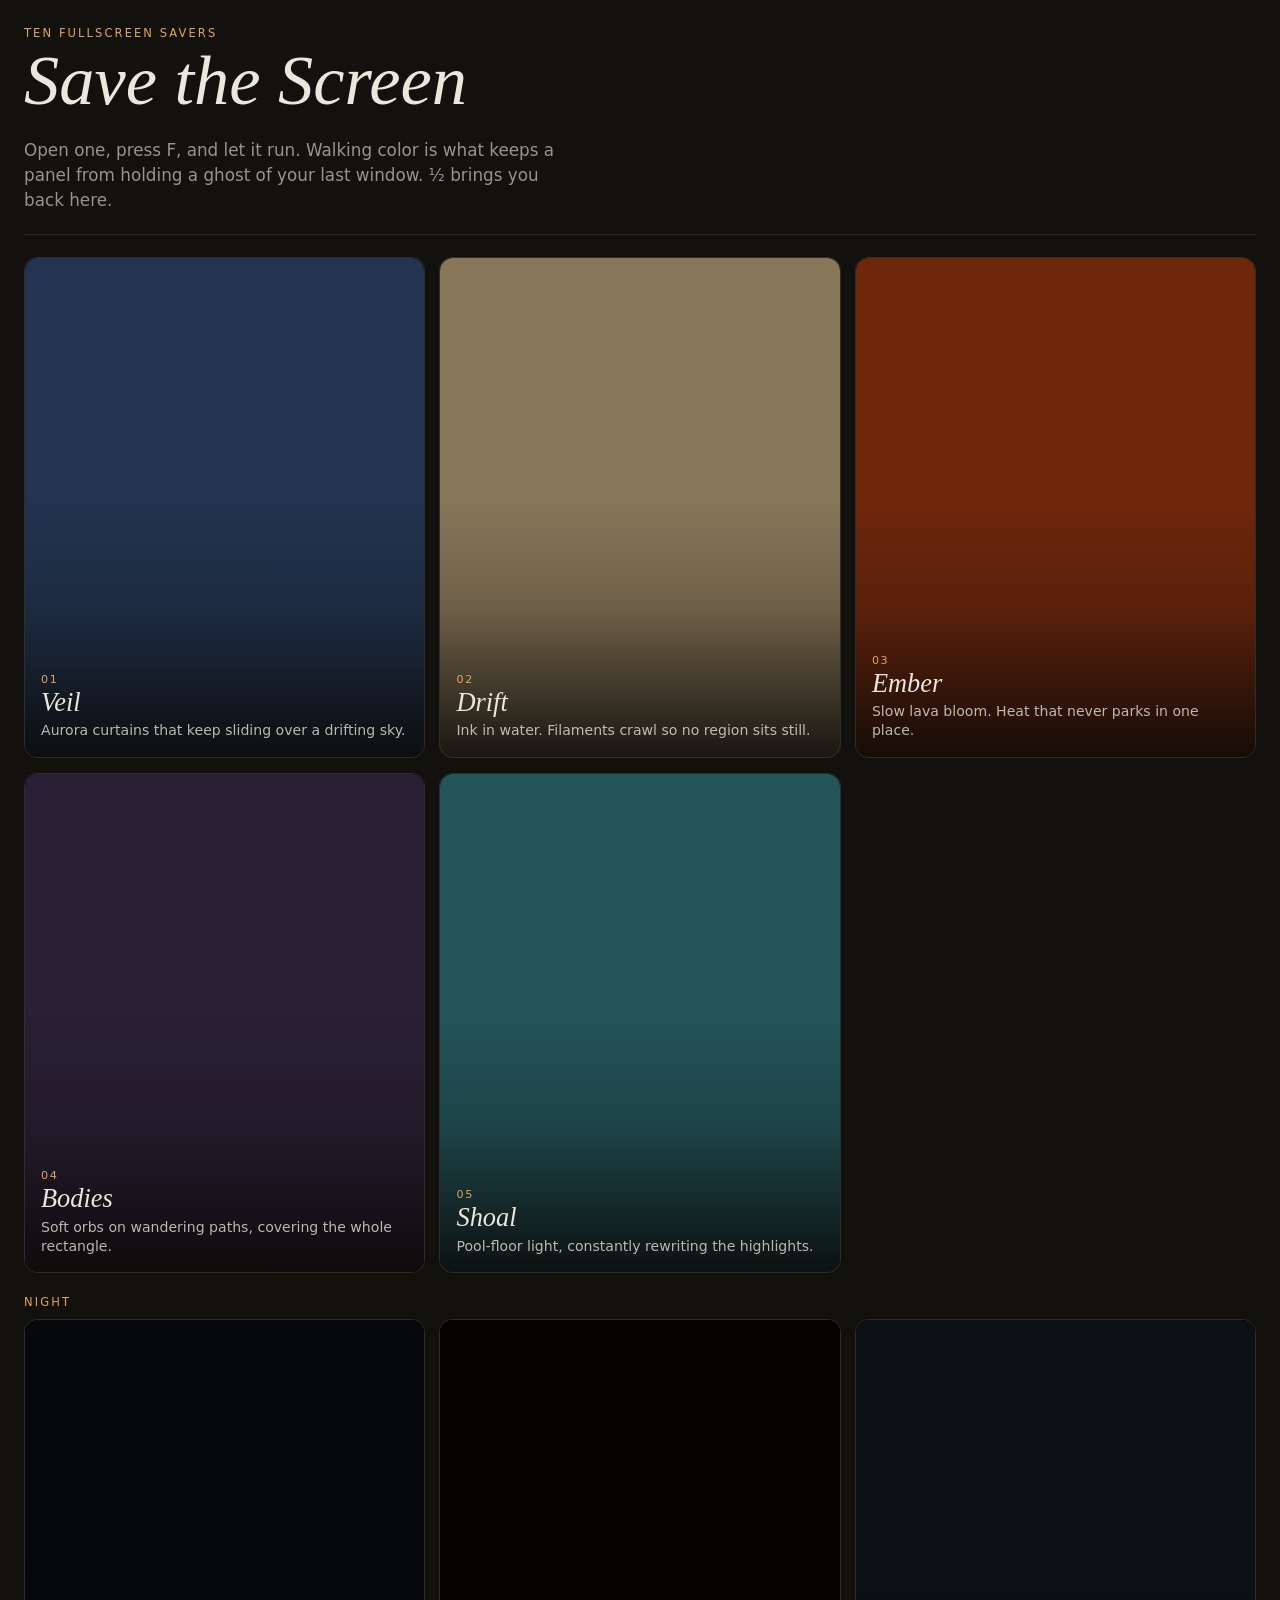
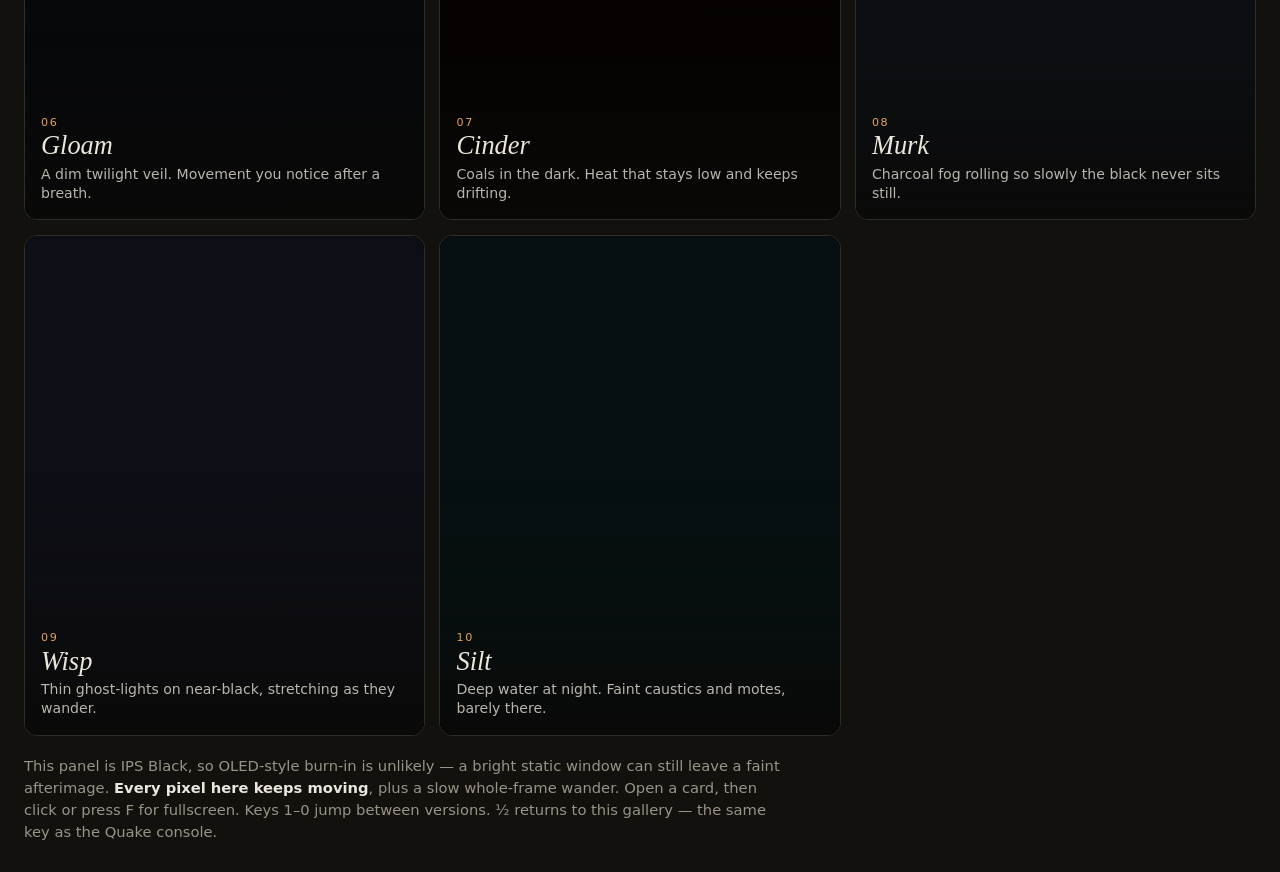
<file: index.html>
<!DOCTYPE html>
<html lang="en">
  <head>
    <meta charset="utf-8" />
    <meta name="viewport" content="width=device-width, initial-scale=1" />
    <title>Save the Screen</title>
    <link rel="stylesheet" href="css/shared.css" />
  </head>
  <body class="gallery">
    <div class="gallery-wrap">
      <header>
        <div>
          <p class="kicker">Ten fullscreen savers</p>
          <h1>Save the Screen</h1>
        </div>
        <p class="lede">
          Open one, press F, and let it run. Walking color is what keeps a panel
          from holding a ghost of your last window. ½ brings you back here.
        </p>
      </header>

      <div class="grid">
        <article class="card">
          <div class="preview">
            <iframe src="veil.html?embed=1" title="" tabindex="-1" aria-hidden="true"></iframe>
          </div>
          <a class="hit" href="veil.html">
            <span class="num">01</span>
            <h2>Veil</h2>
            <p>Aurora curtains that keep sliding over a drifting sky.</p>
          </a>
        </article>

        <article class="card">
          <div class="preview">
            <iframe src="drift.html?embed=1" title="" tabindex="-1" aria-hidden="true"></iframe>
          </div>
          <a class="hit" href="drift.html">
            <span class="num">02</span>
            <h2>Drift</h2>
            <p>Ink in water. Filaments crawl so no region sits still.</p>
          </a>
        </article>

        <article class="card">
          <div class="preview">
            <iframe src="ember.html?embed=1" title="" tabindex="-1" aria-hidden="true"></iframe>
          </div>
          <a class="hit" href="ember.html">
            <span class="num">03</span>
            <h2>Ember</h2>
            <p>Slow lava bloom. Heat that never parks in one place.</p>
          </a>
        </article>

        <article class="card">
          <div class="preview">
            <iframe src="bodies.html?embed=1" title="" tabindex="-1" aria-hidden="true"></iframe>
          </div>
          <a class="hit" href="bodies.html">
            <span class="num">04</span>
            <h2>Bodies</h2>
            <p>Soft orbs on wandering paths, covering the whole rectangle.</p>
          </a>
        </article>

        <article class="card">
          <div class="preview">
            <iframe src="shoal.html?embed=1" title="" tabindex="-1" aria-hidden="true"></iframe>
          </div>
          <a class="hit" href="shoal.html">
            <span class="num">05</span>
            <h2>Shoal</h2>
            <p>Pool-floor light, constantly rewriting the highlights.</p>
          </a>
        </article>
      </div>

      <p class="set-label">Night</p>
      <div class="grid">
        <article class="card">
          <div class="preview">
            <iframe src="gloam.html?embed=1" title="" tabindex="-1" aria-hidden="true"></iframe>
          </div>
          <a class="hit" href="gloam.html">
            <span class="num">06</span>
            <h2>Gloam</h2>
            <p>A dim twilight veil. Movement you notice after a breath.</p>
          </a>
        </article>

        <article class="card">
          <div class="preview">
            <iframe src="cinder.html?embed=1" title="" tabindex="-1" aria-hidden="true"></iframe>
          </div>
          <a class="hit" href="cinder.html">
            <span class="num">07</span>
            <h2>Cinder</h2>
            <p>Coals in the dark. Heat that stays low and keeps drifting.</p>
          </a>
        </article>

        <article class="card">
          <div class="preview">
            <iframe src="murk.html?embed=1" title="" tabindex="-1" aria-hidden="true"></iframe>
          </div>
          <a class="hit" href="murk.html">
            <span class="num">08</span>
            <h2>Murk</h2>
            <p>Charcoal fog rolling so slowly the black never sits still.</p>
          </a>
        </article>

        <article class="card">
          <div class="preview">
            <iframe src="wisp.html?embed=1" title="" tabindex="-1" aria-hidden="true"></iframe>
          </div>
          <a class="hit" href="wisp.html">
            <span class="num">09</span>
            <h2>Wisp</h2>
            <p>Thin ghost-lights on near-black, stretching as they wander.</p>
          </a>
        </article>

        <article class="card">
          <div class="preview">
            <iframe src="silt.html?embed=1" title="" tabindex="-1" aria-hidden="true"></iframe>
          </div>
          <a class="hit" href="silt.html">
            <span class="num">10</span>
            <h2>Silt</h2>
            <p>Deep water at night. Faint caustics and motes, barely there.</p>
          </a>
        </article>
      </div>

      <p class="note">
        This panel is IPS Black, so OLED-style burn-in is unlikely — a bright
        static window can still leave a faint afterimage. <strong>Every pixel
        here keeps moving</strong>, plus a slow whole-frame wander. Open a card,
        then click or press F for fullscreen. Keys 1–0 jump between versions.
        ½ returns to this gallery — the same key as the Quake console.
      </p>
    </div>
    <script src="js/shared.js"></script>
    <script>
      window.addEventListener("keydown", function (event) {
        var next = SaveScreen.saverFromKey(event.key);
        if (next) location.href = next.href;
      });
    </script>
  </body>
</html>
</file>
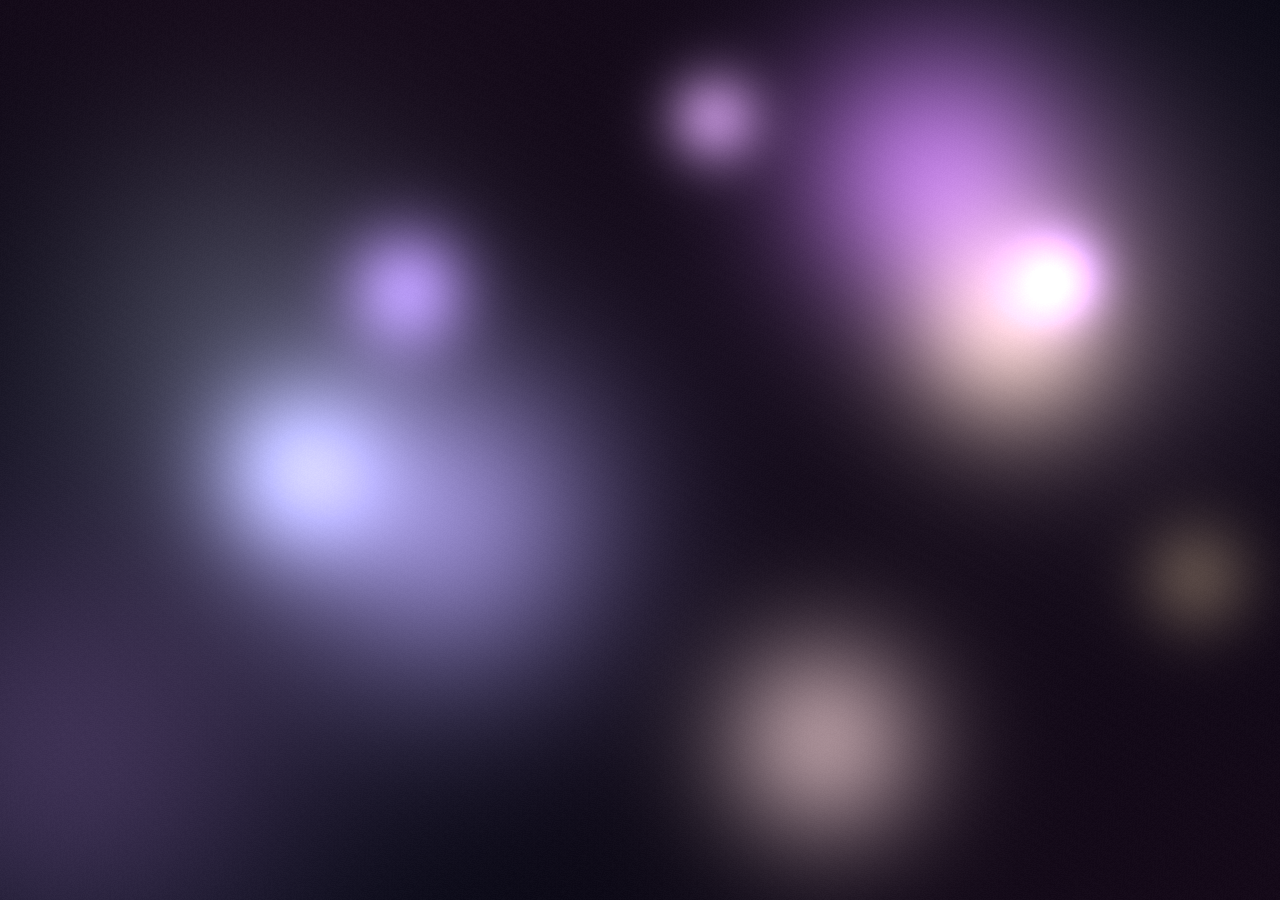
<file: bodies.html>
<!DOCTYPE html>
<html lang="en">
  <head>
    <meta charset="utf-8" />
    <meta name="viewport" content="width=device-width, initial-scale=1" />
    <title>Bodies · Save the Screen</title>
    <link rel="stylesheet" href="css/shared.css" />
  </head>
  <body>
    <canvas id="stage"></canvas>
    <div id="hud">
      <div class="brand">Save the Screen · 4 of 5</div>
      <div class="title">Bodies</div>
      <div class="hint">Click or press F for fullscreen · 1–5 to switch · Esc leaves fullscreen</div>
    </div>
    <div id="error"></div>
    <script src="js/shared.js"></script>
    <script src="js/bodies.js"></script>
  </body>
</html>
</file>
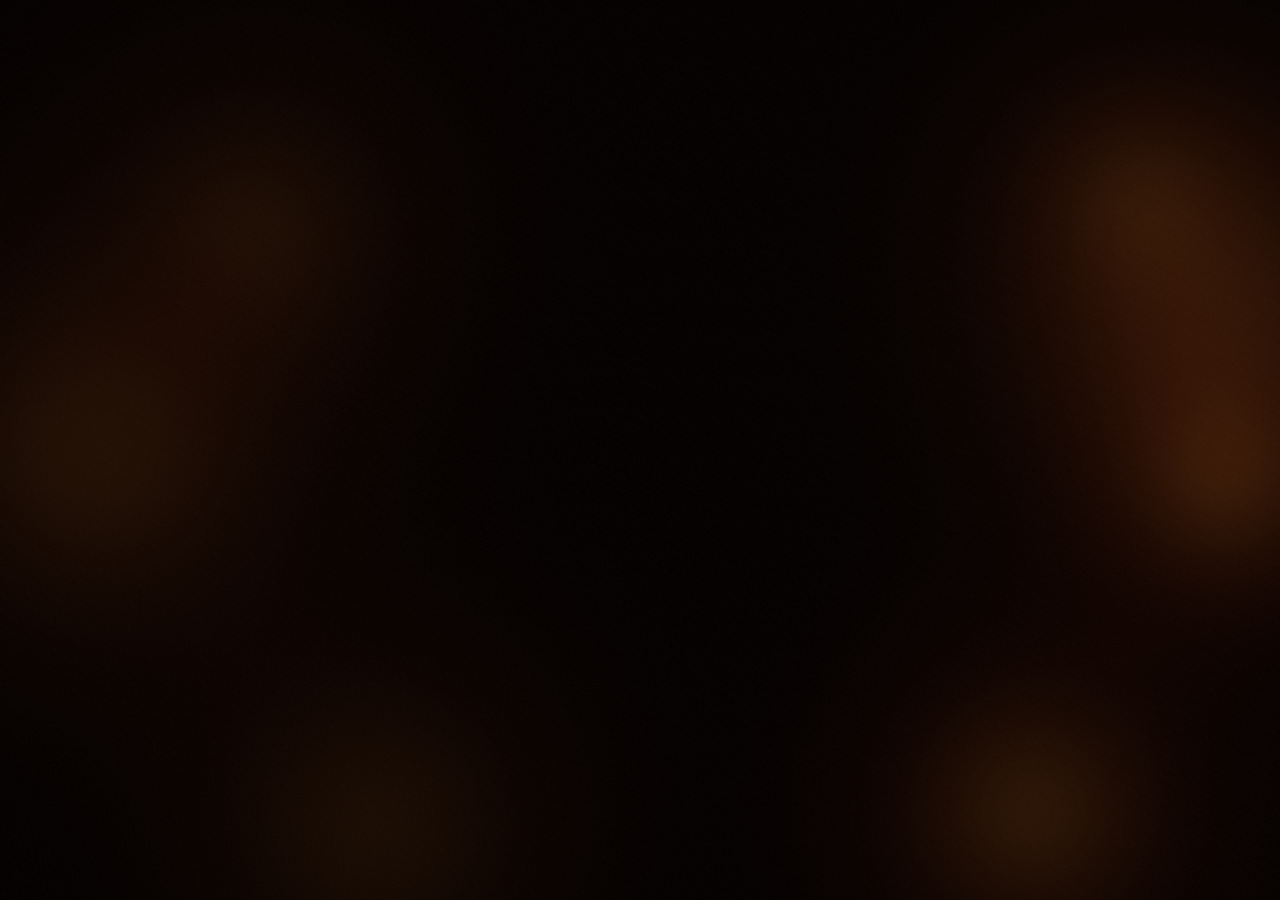
<file: cinder.html>
<!DOCTYPE html>
<html lang="en">
  <head>
    <meta charset="utf-8" />
    <meta name="viewport" content="width=device-width, initial-scale=1" />
    <title>Cinder · Save the Screen</title>
    <link rel="stylesheet" href="css/shared.css" />
  </head>
  <body>
    <canvas id="stage"></canvas>
    <div id="hud">
      <div class="brand">Save the Screen · 7 of 10</div>
      <div class="title">Cinder</div>
      <div class="hint">Click or press F for fullscreen · 1–0 to switch · ½ back to the gallery</div>
    </div>
    <div id="error"></div>
    <script src="js/shared.js"></script>
    <script src="js/cinder.js"></script>
  </body>
</html>
</file>
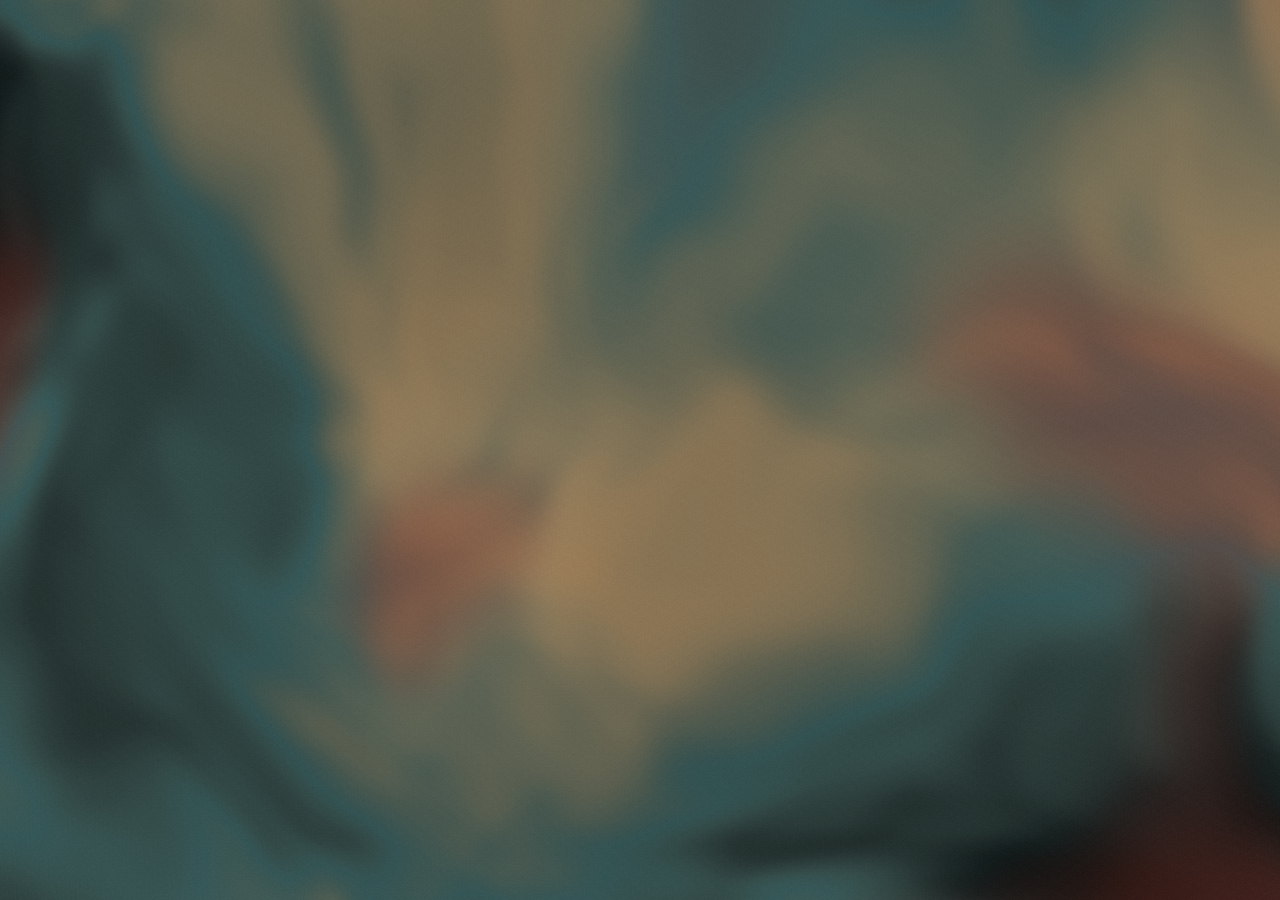
<file: drift.html>
<!DOCTYPE html>
<html lang="en">
  <head>
    <meta charset="utf-8" />
    <meta name="viewport" content="width=device-width, initial-scale=1" />
    <title>Drift · Save the Screen</title>
    <link rel="stylesheet" href="css/shared.css" />
  </head>
  <body>
    <canvas id="stage"></canvas>
    <div id="hud">
      <div class="brand">Save the Screen · 2 of 5</div>
      <div class="title">Drift</div>
      <div class="hint">Click or press F for fullscreen · 1–5 to switch · Esc leaves fullscreen</div>
    </div>
    <div id="error"></div>
    <script src="js/shared.js"></script>
    <script src="js/drift.js"></script>
  </body>
</html>
</file>
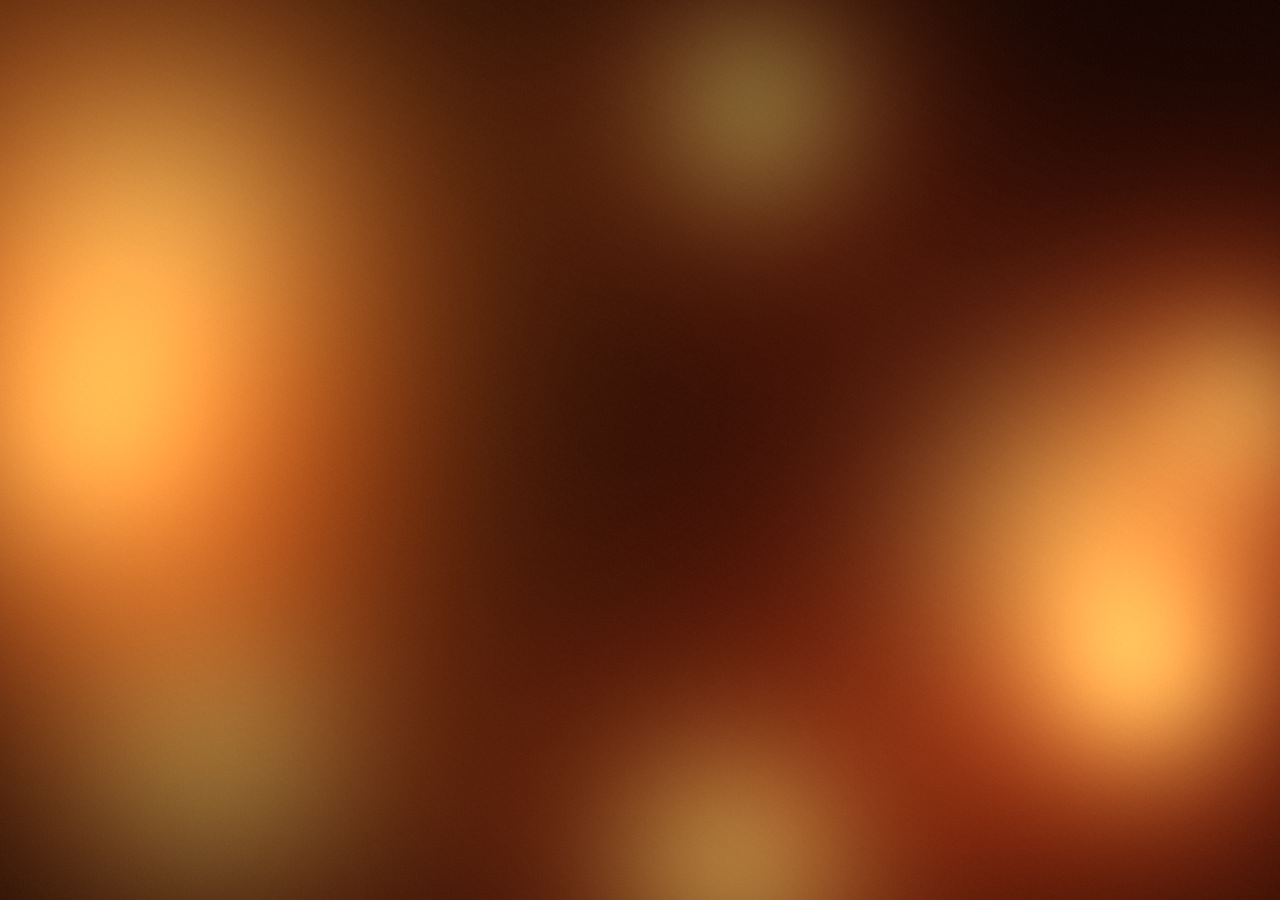
<file: ember.html>
<!DOCTYPE html>
<html lang="en">
  <head>
    <meta charset="utf-8" />
    <meta name="viewport" content="width=device-width, initial-scale=1" />
    <title>Ember · Save the Screen</title>
    <link rel="stylesheet" href="css/shared.css" />
  </head>
  <body>
    <canvas id="stage"></canvas>
    <div id="hud">
      <div class="brand">Save the Screen · 3 of 5</div>
      <div class="title">Ember</div>
      <div class="hint">Click or press F for fullscreen · 1–5 to switch · Esc leaves fullscreen</div>
    </div>
    <div id="error"></div>
    <script src="js/shared.js"></script>
    <script src="js/ember.js"></script>
  </body>
</html>
</file>
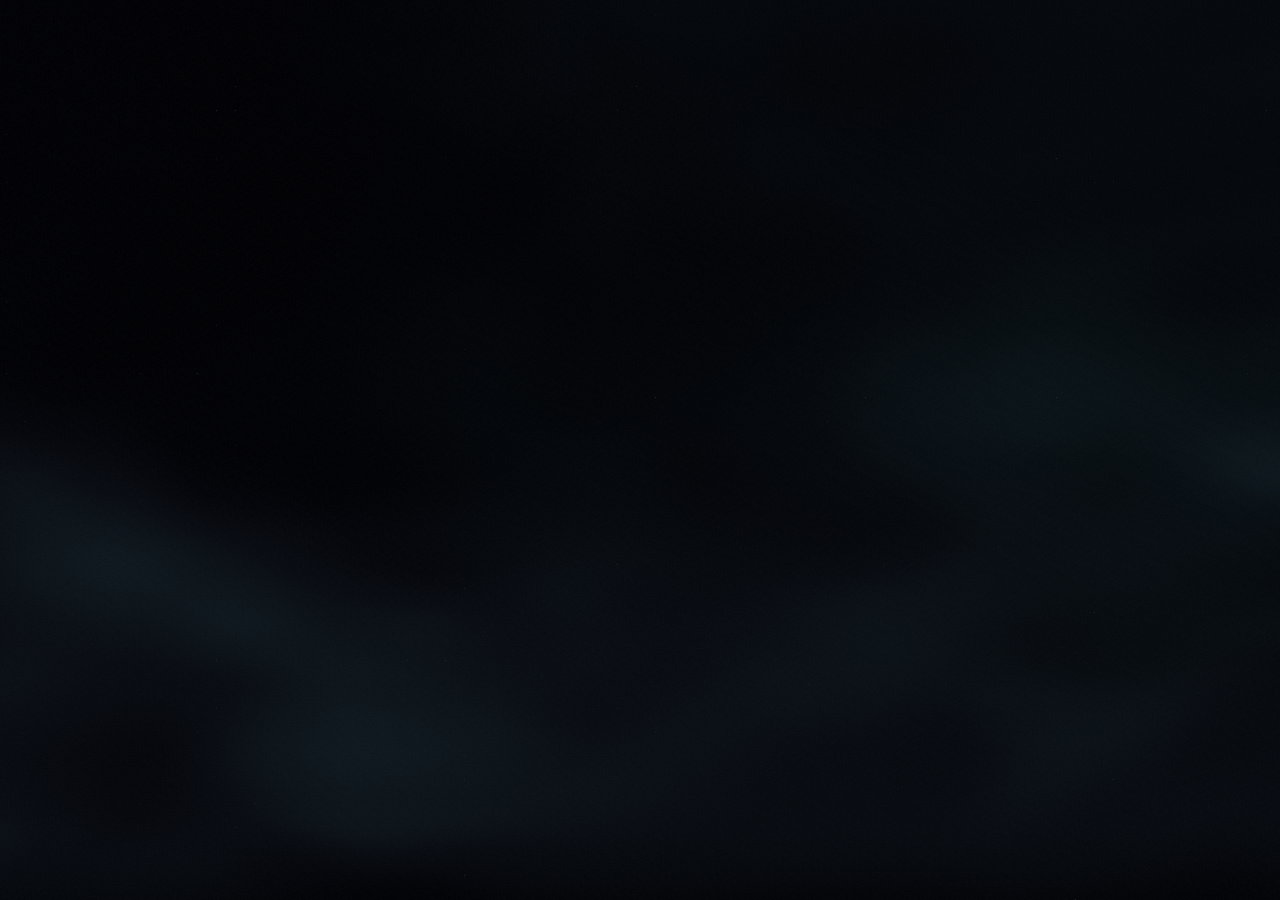
<file: gloam.html>
<!DOCTYPE html>
<html lang="en">
  <head>
    <meta charset="utf-8" />
    <meta name="viewport" content="width=device-width, initial-scale=1" />
    <title>Gloam · Save the Screen</title>
    <link rel="stylesheet" href="css/shared.css" />
  </head>
  <body>
    <canvas id="stage"></canvas>
    <div id="hud">
      <div class="brand">Save the Screen · 6 of 10</div>
      <div class="title">Gloam</div>
      <div class="hint">Click or press F for fullscreen · 1–0 to switch · ½ back to the gallery</div>
    </div>
    <div id="error"></div>
    <script src="js/shared.js"></script>
    <script src="js/gloam.js"></script>
  </body>
</html>
</file>
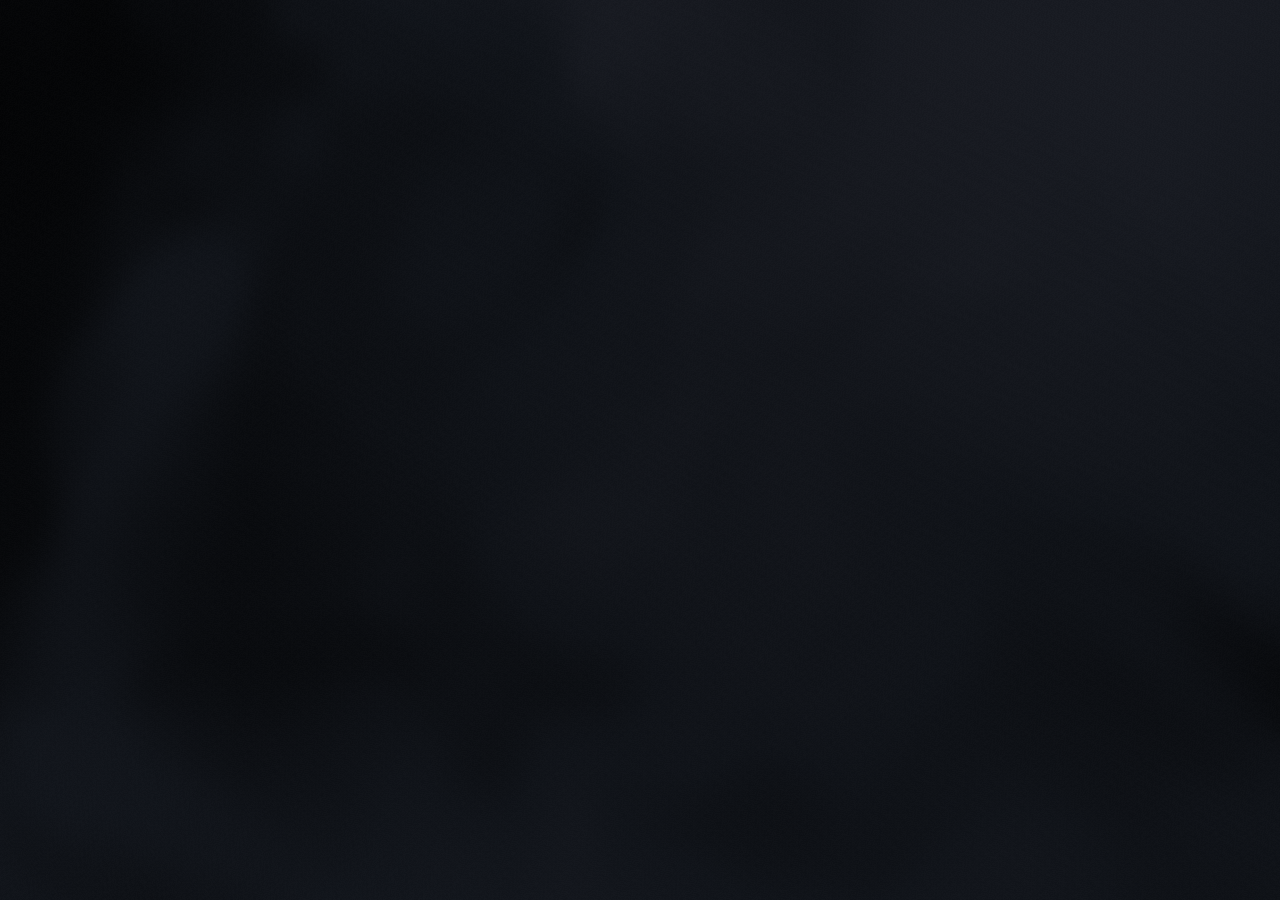
<file: murk.html>
<!DOCTYPE html>
<html lang="en">
  <head>
    <meta charset="utf-8" />
    <meta name="viewport" content="width=device-width, initial-scale=1" />
    <title>Murk · Save the Screen</title>
    <link rel="stylesheet" href="css/shared.css" />
  </head>
  <body>
    <canvas id="stage"></canvas>
    <div id="hud">
      <div class="brand">Save the Screen · 8 of 10</div>
      <div class="title">Murk</div>
      <div class="hint">Click or press F for fullscreen · 1–0 to switch · ½ back to the gallery</div>
    </div>
    <div id="error"></div>
    <script src="js/shared.js"></script>
    <script src="js/murk.js"></script>
  </body>
</html>
</file>
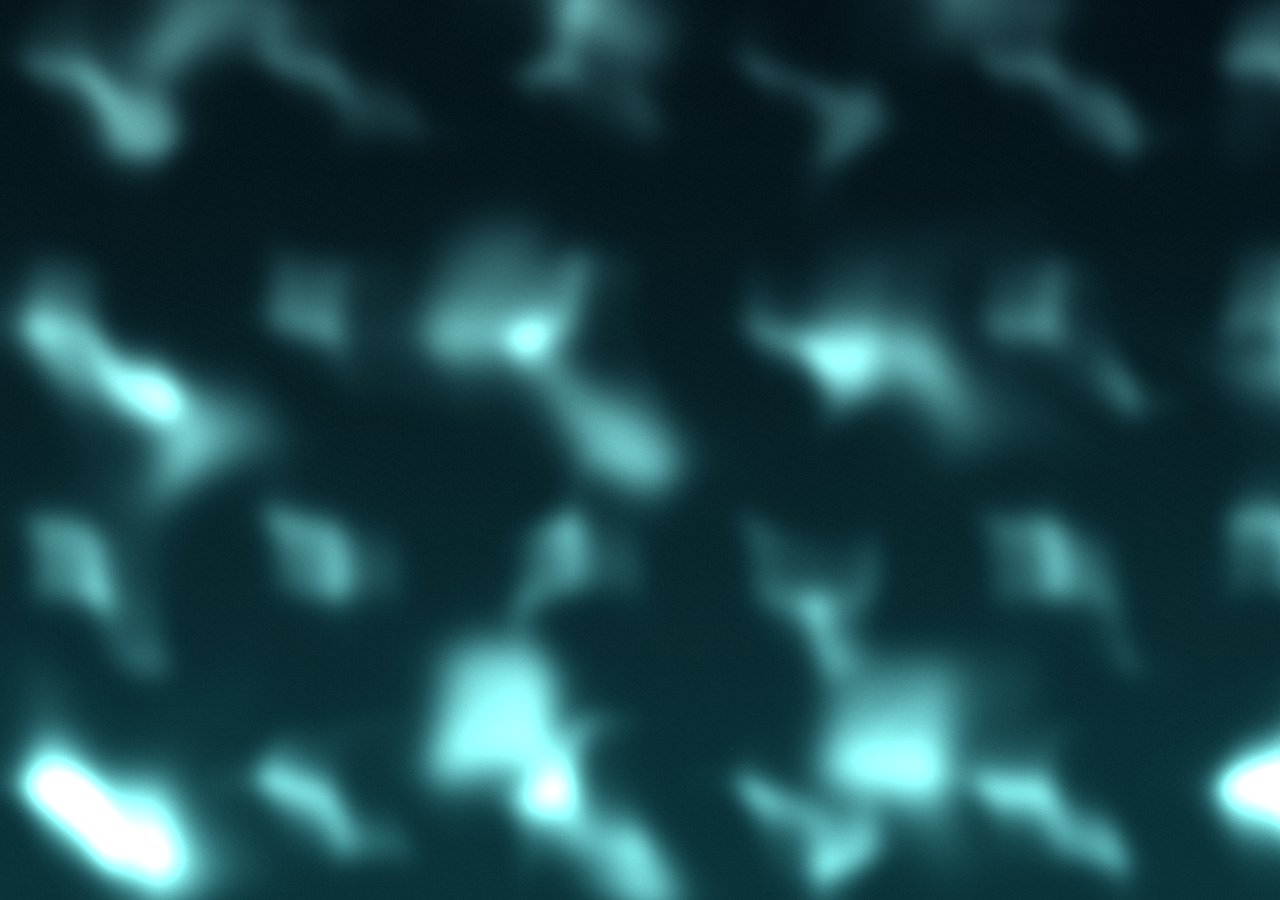
<file: shoal.html>
<!DOCTYPE html>
<html lang="en">
  <head>
    <meta charset="utf-8" />
    <meta name="viewport" content="width=device-width, initial-scale=1" />
    <title>Shoal · Save the Screen</title>
    <link rel="stylesheet" href="css/shared.css" />
  </head>
  <body>
    <canvas id="stage"></canvas>
    <div id="hud">
      <div class="brand">Save the Screen · 5 of 5</div>
      <div class="title">Shoal</div>
      <div class="hint">Click or press F for fullscreen · 1–5 to switch · Esc leaves fullscreen</div>
    </div>
    <div id="error"></div>
    <script src="js/shared.js"></script>
    <script src="js/shoal.js"></script>
  </body>
</html>
</file>
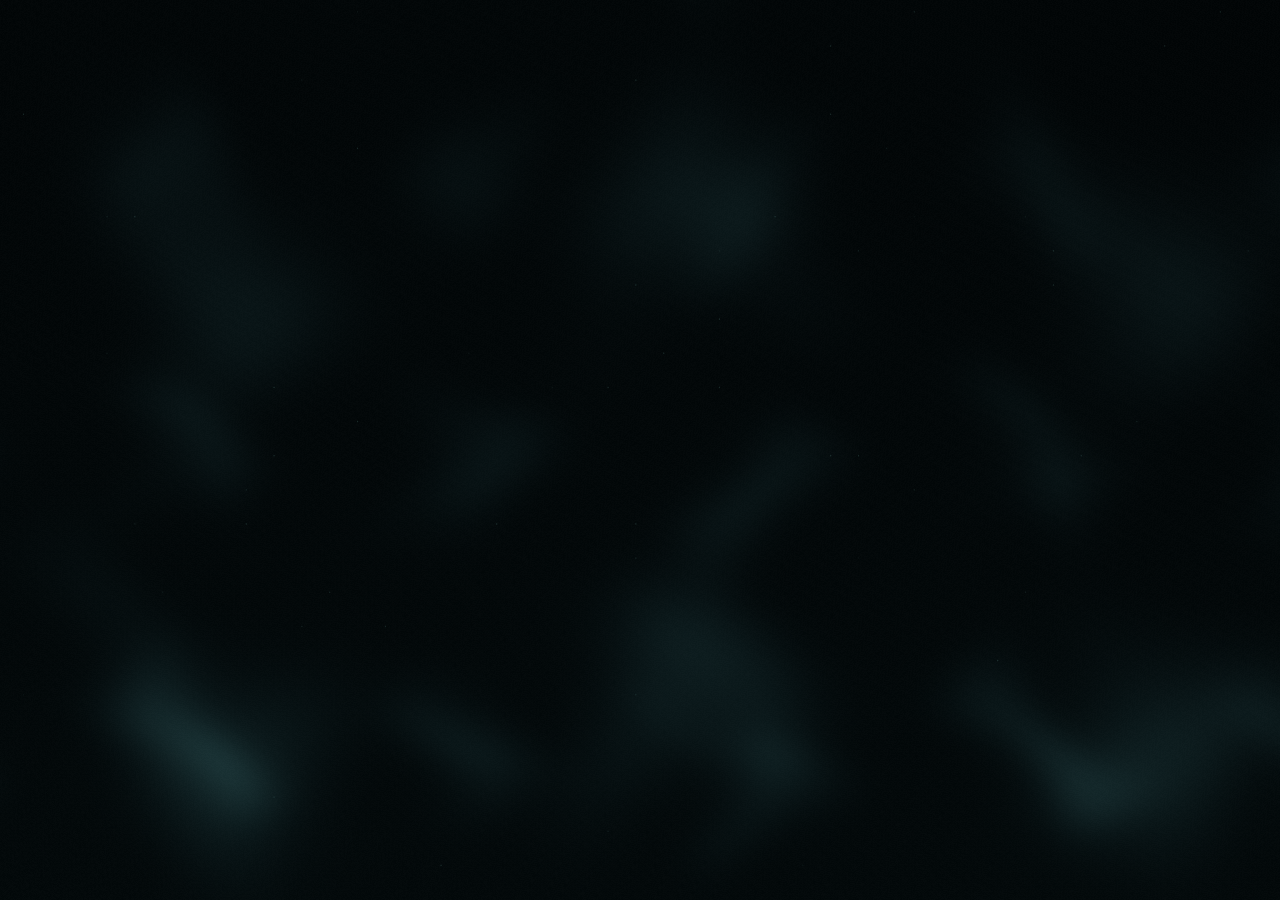
<file: silt.html>
<!DOCTYPE html>
<html lang="en">
  <head>
    <meta charset="utf-8" />
    <meta name="viewport" content="width=device-width, initial-scale=1" />
    <title>Silt · Save the Screen</title>
    <link rel="stylesheet" href="css/shared.css" />
  </head>
  <body>
    <canvas id="stage"></canvas>
    <div id="hud">
      <div class="brand">Save the Screen · 10 of 10</div>
      <div class="title">Silt</div>
      <div class="hint">Click or press F for fullscreen · 1–0 to switch · ½ back to the gallery</div>
    </div>
    <div id="error"></div>
    <script src="js/shared.js"></script>
    <script src="js/silt.js"></script>
  </body>
</html>
</file>
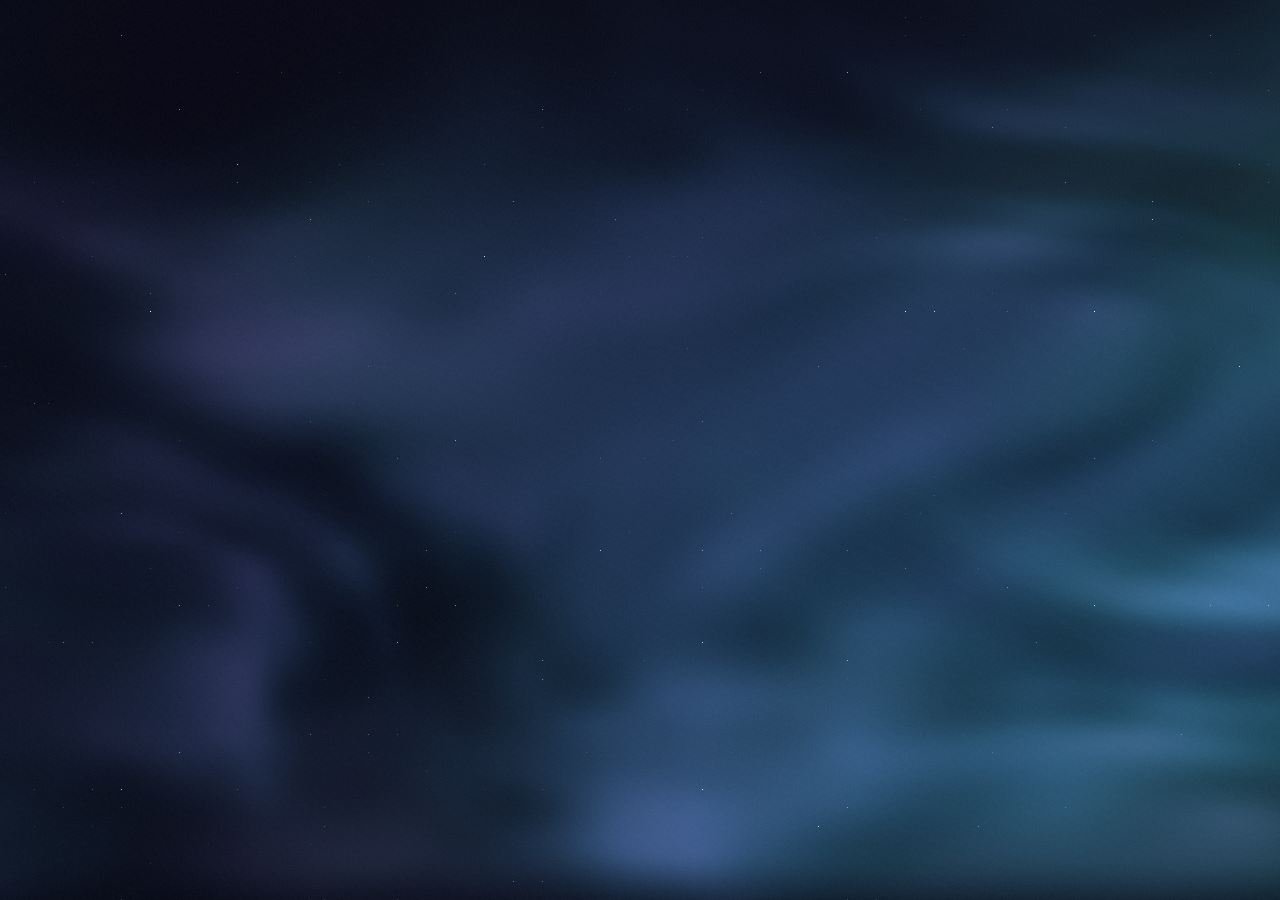
<file: veil.html>
<!DOCTYPE html>
<html lang="en">
  <head>
    <meta charset="utf-8" />
    <meta name="viewport" content="width=device-width, initial-scale=1" />
    <title>Veil · Save the Screen</title>
    <link rel="stylesheet" href="css/shared.css" />
  </head>
  <body>
    <canvas id="stage"></canvas>
    <div id="hud">
      <div class="brand">Save the Screen · 1 of 5</div>
      <div class="title">Veil</div>
      <div class="hint">Click or press F for fullscreen · 1–5 to switch · Esc leaves fullscreen</div>
    </div>
    <div id="error"></div>
    <script src="js/shared.js"></script>
    <script src="js/veil.js"></script>
  </body>
</html>
</file>
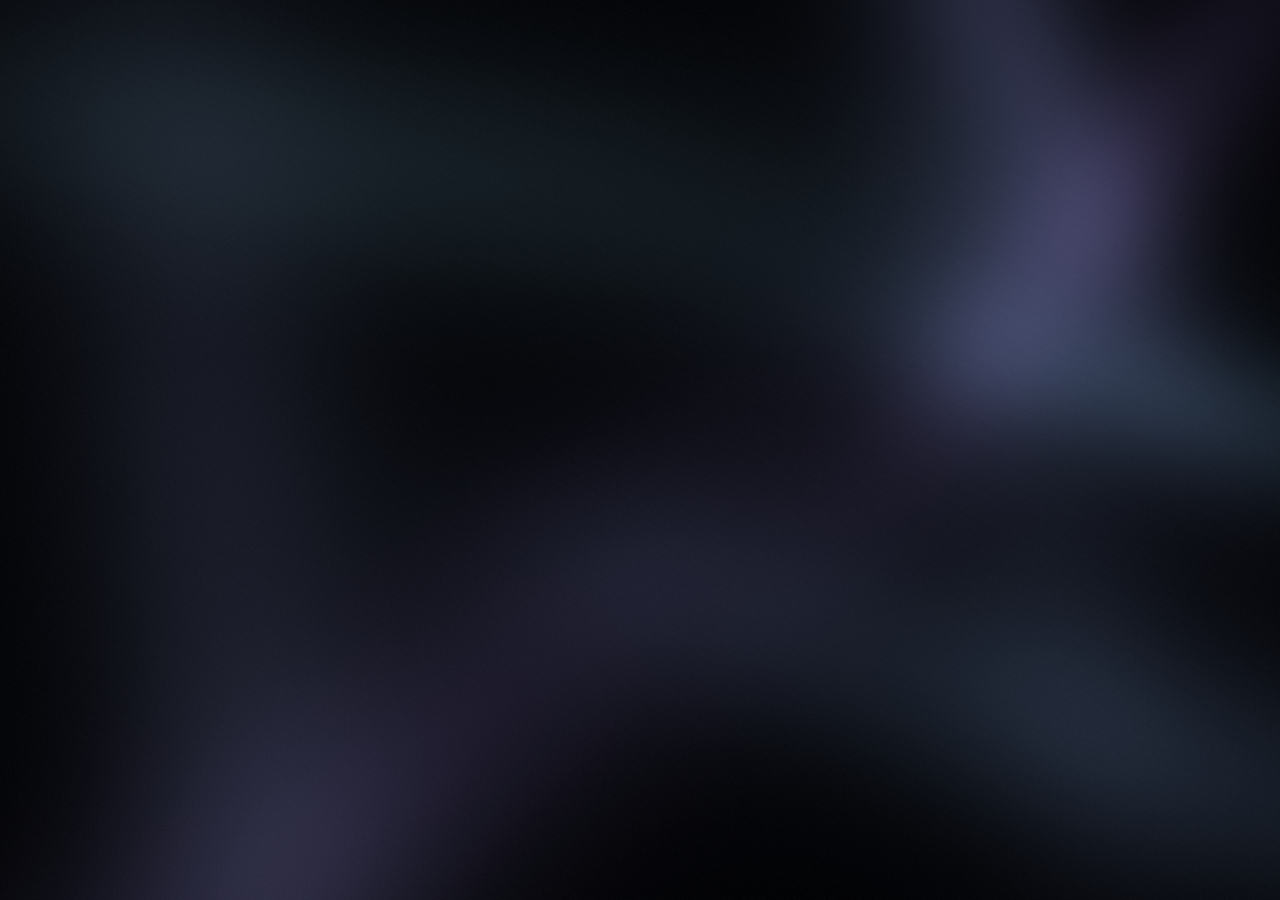
<file: wisp.html>
<!DOCTYPE html>
<html lang="en">
  <head>
    <meta charset="utf-8" />
    <meta name="viewport" content="width=device-width, initial-scale=1" />
    <title>Wisp · Save the Screen</title>
    <link rel="stylesheet" href="css/shared.css" />
  </head>
  <body>
    <canvas id="stage"></canvas>
    <div id="hud">
      <div class="brand">Save the Screen · 9 of 10</div>
      <div class="title">Wisp</div>
      <div class="hint">Click or press F for fullscreen · 1–0 to switch · ½ back to the gallery</div>
    </div>
    <div id="error"></div>
    <script src="js/shared.js"></script>
    <script src="js/wisp.js"></script>
  </body>
</html>
</file>
<file: css/shared.css>
:root {
  --bg: #12110e;
  --bg-raise: #1b1914;
  --ink: #ece7dc;
  --muted: #9a9486;
  --line: rgba(236, 231, 220, 0.1);
  --amber: #e0a45a;
  --sans: "Segoe UI", "Helvetica Neue", ui-sans-serif, system-ui, sans-serif;
  --serif: "Iowan Old Style", "Palatino Linotype", Palatino, "Times New Roman", serif;
}

* {
  box-sizing: border-box;
}

html,
body {
  margin: 0;
  min-height: 100%;
}

body.gallery {
  background: var(--bg);
  color: var(--ink);
  font-family: var(--sans);
  min-height: 100dvh;
}

body.saver {
  background: #000;
  overflow: hidden;
  height: 100%;
  cursor: none;
  user-select: none;
}

body.saver.show-ui {
  cursor: default;
}

canvas#stage {
  position: fixed;
  display: block;
  background: #000;
  image-rendering: auto;
}

body.embed {
  cursor: none;
}

body.embed #hud {
  display: none;
}

#hud {
  position: fixed;
  left: clamp(1.2rem, 3vw, 2.4rem);
  bottom: clamp(1.2rem, 3vw, 2.4rem);
  z-index: 2;
  pointer-events: none;
  color: var(--ink);
  text-shadow: 0 1px 12px rgba(0, 0, 0, 0.7);
  opacity: 1;
  transition: opacity 0.9s ease;
  max-width: min(36rem, calc(100vw - 3rem));
}

#hud.idle {
  opacity: 0;
}

#hud .brand {
  font-size: 0.72rem;
  letter-spacing: 0.16em;
  text-transform: uppercase;
  color: rgba(236, 231, 220, 0.62);
}

#hud .title {
  font-family: var(--serif);
  font-style: italic;
  font-weight: 400;
  font-size: clamp(2rem, 4vw, 3.1rem);
  line-height: 1.05;
  margin: 0.2rem 0 0.45rem;
}

#hud .hint {
  font-size: 0.92rem;
  color: rgba(236, 231, 220, 0.78);
}

#error {
  position: fixed;
  inset: 0;
  display: none;
  place-items: center;
  color: var(--ink);
  font-family: var(--sans);
  padding: 2rem;
  text-align: center;
  z-index: 3;
}

#pixel-shift {
  animation: none;
}

body.saver:not(.embed) canvas#stage {
  animation: wander 97s ease-in-out infinite;
}

@keyframes wander {
  0% {
    transform: translate(0, 0);
  }
  20% {
    transform: translate(10px, -8px);
  }
  45% {
    transform: translate(-9px, 7px);
  }
  70% {
    transform: translate(7px, 10px);
  }
  100% {
    transform: translate(0, 0);
  }
}

.gallery-wrap {
  width: min(1480px, calc(100% - 3rem));
  margin: 0 auto;
  padding: 1.6rem 0 1.8rem;
  min-height: 100dvh;
  display: flex;
  flex-direction: column;
  justify-content: center;
}

.gallery header {
  display: grid;
  grid-template-columns: 1fr auto;
  gap: 1.5rem 2rem;
  align-items: end;
  margin-bottom: 1.4rem;
  border-bottom: 1px solid var(--line);
  padding-bottom: 1.1rem;
}

.kicker {
  margin: 0 0 0.45rem;
  letter-spacing: 0.18em;
  text-transform: uppercase;
  font-size: 0.72rem;
  color: var(--amber);
}

.gallery h1 {
  font-family: var(--serif);
  font-style: italic;
  font-weight: 400;
  font-size: clamp(2.4rem, 6vw, 4.4rem);
  line-height: 0.95;
  margin: 0;
}

.lede {
  margin: 0;
  max-width: 34rem;
  color: var(--muted);
  font-size: 1.05rem;
  line-height: 1.5;
  justify-self: end;
  padding-bottom: 0.2rem;
}

.grid {
  display: grid;
  grid-template-columns: repeat(5, minmax(0, 1fr));
  gap: 0.9rem;
}

.card {
  position: relative;
  background: var(--bg-raise);
  border: 1px solid var(--line);
  border-radius: 14px;
  overflow: hidden;
  min-height: 0;
}

.set-label {
  margin: 1.35rem 0 0.65rem;
  letter-spacing: 0.18em;
  text-transform: uppercase;
  font-size: 0.72rem;
  color: var(--amber);
}

.card .preview {
  position: relative;
  aspect-ratio: 4 / 5;
  background: #000;
  overflow: hidden;
}

.card iframe {
  position: absolute;
  inset: 0;
  width: 100%;
  height: 100%;
  border: 0;
  pointer-events: none;
  transform: scale(1.04);
}

.card .hit {
  position: absolute;
  inset: 0;
  color: inherit;
  text-decoration: none;
  display: flex;
  flex-direction: column;
  justify-content: flex-end;
  padding: 1rem 1rem 1.05rem;
  background: linear-gradient(
    to top,
    rgba(10, 9, 7, 0.88) 0%,
    rgba(10, 9, 7, 0.2) 30%,
    rgba(10, 9, 7, 0) 52%
  );
}

.card .num {
  font-size: 0.7rem;
  letter-spacing: 0.14em;
  text-transform: uppercase;
  color: var(--amber);
}

.card h2 {
  font-family: var(--serif);
  font-style: italic;
  font-weight: 400;
  font-size: 1.65rem;
  margin: 0.1rem 0 0.2rem;
}

.card p {
  margin: 0;
  color: rgba(236, 231, 220, 0.78);
  font-size: 0.88rem;
  line-height: 1.35;
}

.card:focus-within,
.card:hover {
  border-color: rgba(224, 164, 90, 0.55);
}

.note {
  margin: 1.2rem 0 0;
  color: var(--muted);
  font-size: 0.92rem;
  line-height: 1.5;
  max-width: 48rem;
}

.note strong {
  color: var(--ink);
  font-weight: 600;
}

@media (max-width: 1280px) {
  .grid {
    grid-template-columns: repeat(3, minmax(0, 1fr));
  }

  .gallery header {
    grid-template-columns: 1fr;
  }

  .lede {
    justify-self: start;
  }
}

@media (max-width: 760px) {
  .gallery-wrap {
    width: calc(100% - 1.6rem);
  }

  .grid {
    grid-template-columns: 1fr;
  }

  .card .preview {
    aspect-ratio: 16 / 10;
  }
}
</file>
